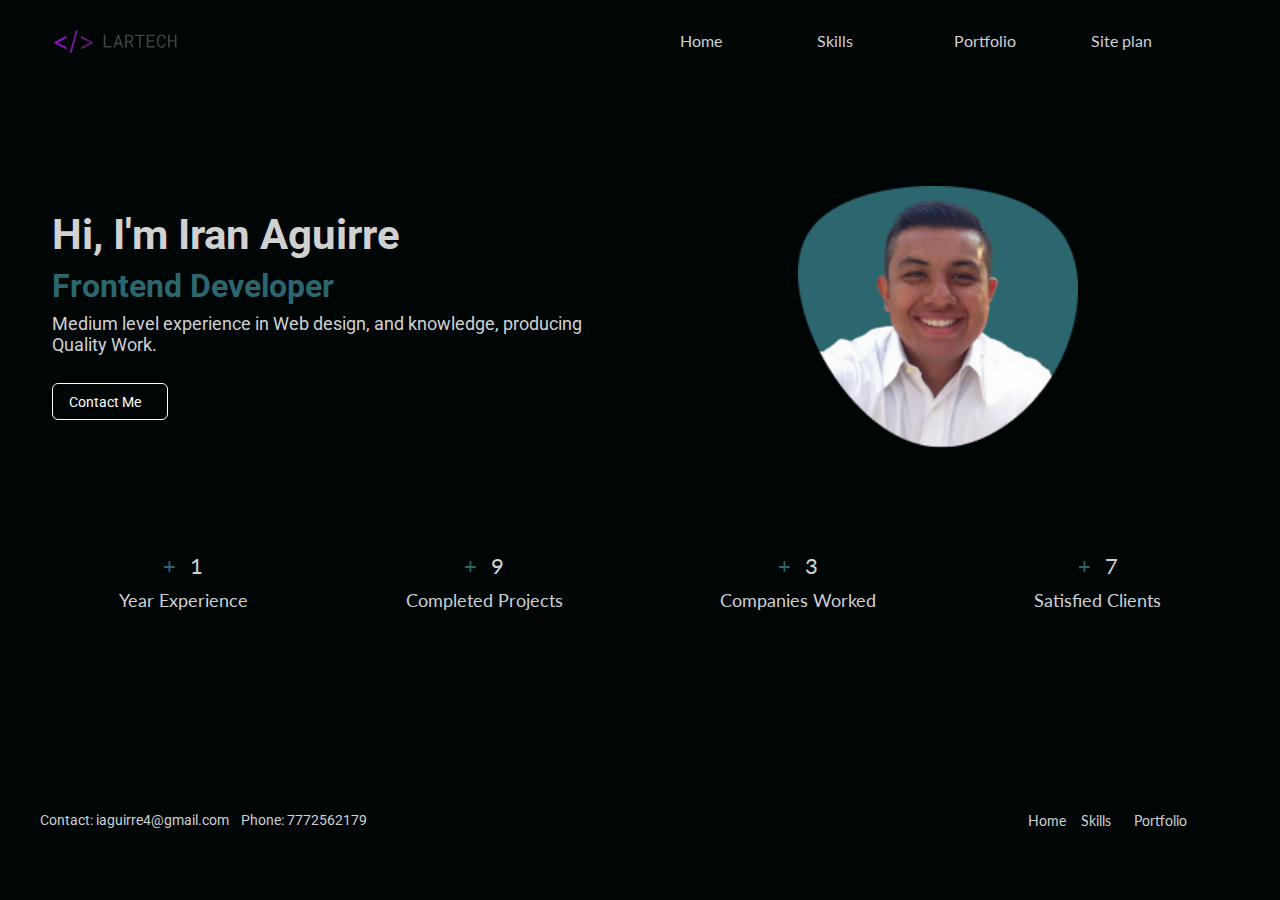
<file: index.html>
<!DOCTYPE html>
<html lang="en">
<head>
    <meta charset="UTF-8">
    <meta http-equiv="X-UA-Compatible" content="IE=edge">
    <meta name="viewport" content="width=device-width, initial-scale=1.0">
    <title>Home</title>
    <link rel="preconnect" href="https://fonts.googleapis.com">
    <link rel="preconnect" href="https://fonts.gstatic.com" crossorigin>
    <link href="https://fonts.googleapis.com/css2?family=Lato:wght@700;900&family=Roboto:wght@400;500;700;900&display=swap" rel="stylesheet">
    <link rel="stylesheet" href="https://unicons.iconscout.com/release/v4.0.8/css/line.css">
    <link rel="stylesheet" href="./assets/styles/basics.css/basics.css">
    <link rel="stylesheet" href="./assets/styles/home-styles/home-styles.css">
</head>
<body>
    <div class="home-container grid">
        <header class="home-header">
            <img src="./assets/img/lar-logo.svg" alt="Iran Aguirre's Logo">
            <nav class="home-nav">
                <ul class="nav-container">
                    <li><a class="nav-link" href="index.html">Home</a></li>
                    <li><a class="nav-link" href="./skills.html">Skills</a></li>
                    <li><a class="nav-link" href="./portfolio.html">Portfolio</a></li>
                    <li><a class="nav-link" href="./site-plan.html">Site plan</a></li>
                </ul>
            </nav>
        </header>
        <main class="hero-container main-container">
            <section id="hero" class="grid section">
                <div class="hero-text">
                    <h1>Hi, I'm Iran Aguirre</h1>
                    <h2>Frontend Developer</h2>
                    <p>Medium level experience in Web design, and knowledge, producing Quality Work.</p>
                    <a href="#contact" class="contact-btn btn">Contact Me <i class="uil uil-message"></i></a>
                    <div class="social-icons">
                        <a href="https://www.facebook.com/" target="_blank"><i class="uil uil-facebook-f"></i></a>
                        <a href="https://www.linkedin.com/in/iran-aguirre/" target="_blank"><i class="uil uil-linkedin"></i></a>
                        <a href="https://github.com/iaguirre19" target="_blank"><i class="uil uil-github"></i></a>
                        <a href="https://twitter.com/" target="_blank"><i class="uil uil-twitter"></i></a>
                    </div>
                </div>
                <div class="hero-img">
                    <img class="hero-blob-img" src="./assets/img/hero-img.png" alt="hero img">
                </div>
            </section>
            <!-- Counter Section -->
            <section class="counters section" id="counterSection">
                <!-- Counter 1 -->
                <div class="counter">
                    <div class="counter-top">
                        <span class="counter-icon">+</span>
                        <span class="counter-number">1</span>
                    </div>
                    <p class="counter-description">Year experience</p>
                </div>
                <!-- Counter 2 -->
                <div class="counter">
                    <div class="counter-top">
                        <span class="counter-icon">+</span>
                        <span class="counter-number">9</span>
                    </div>
                    <p class="counter-description">completed Projects</p>
                </div>
                <!-- Counter 3 -->
                <div class="counter">
                    <div class="counter-top">
                        <span class="counter-icon">+</span>
                        <span class="counter-number">3</span>
                    </div>
                    <p class="counter-description">Companies Worked</p>
                </div>
                <!-- Counter 4 -->
                <div class="counter">
                    <div class="counter-top">
                        <span class="counter-icon">+</span>
                        <span class="counter-number">7</span>
                    </div>
                    <p class="counter-description">Satisfied clients</p>
                </div>
            </section>
        </main>
        <footer class="home-footer">
            <div class="footer-contact">
                <p>Contact: iaguirre4@gmail.com</p>
                <p>Phone: 7772562179</p>
            </div>
            <div class="footer-nav">
                <ul class="nav-container footer-nav-container">
                    <li><a class="nav-link" href="./index.html">Home</a></li>
                    <li><a class="nav-link" href="./skills.html">Skills</a></li>
                    <li><a class="nav-link" href="./portfolio.html">Portfolio</a></li>
                </ul>
            </div>
        </footer>
    </div>
</body>
</html>
</file>
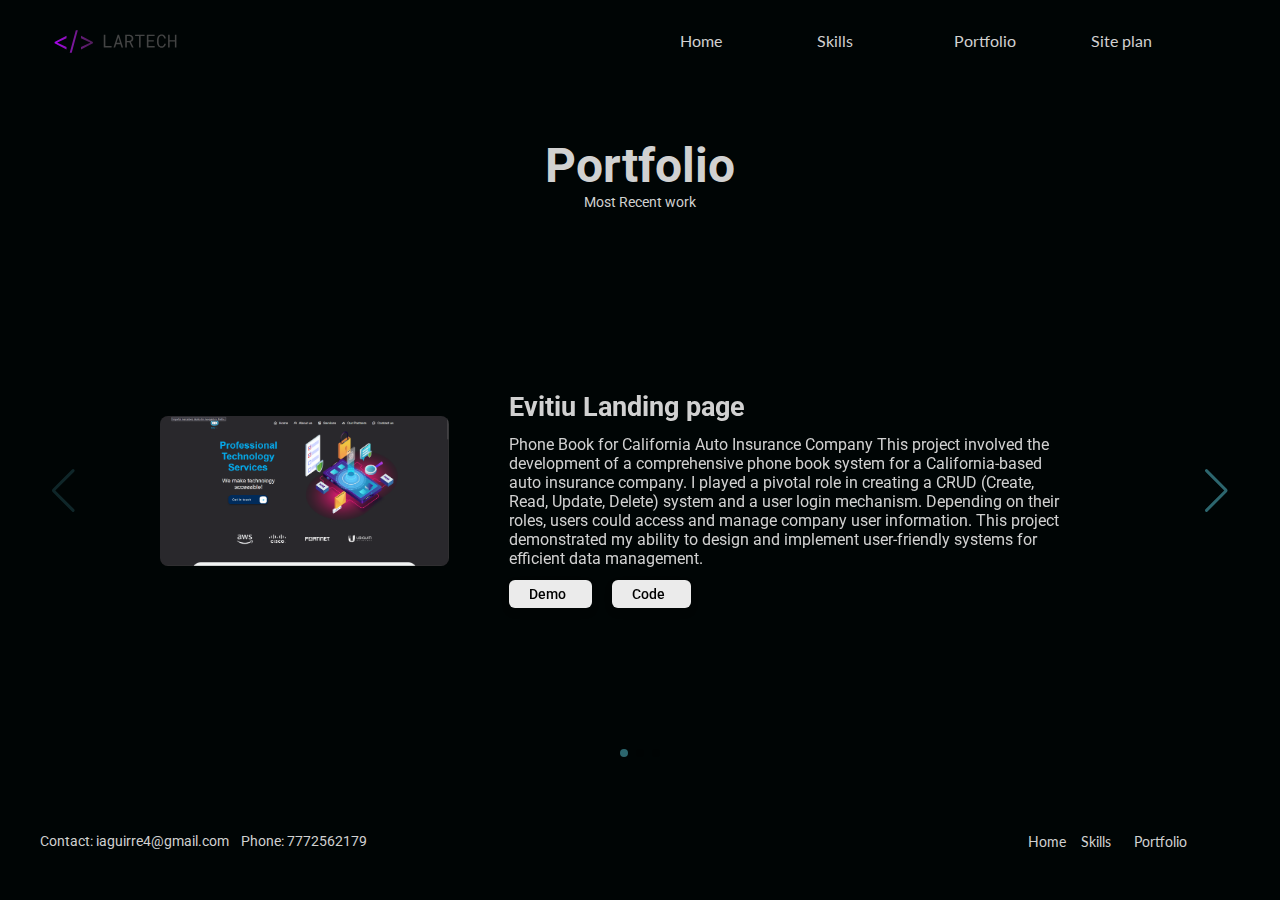
<file: portfolio.html>
<!DOCTYPE html>
<html lang="en">
<head>
    <meta charset="UTF-8">
    <meta http-equiv="X-UA-Compatible" content="IE=edge">
    <meta name="viewport" content="width=device-width, initial-scale=1.0">
    <title>Portfolio</title>
    <link rel="stylesheet" href="https://cdn.jsdelivr.net/npm/swiper@11/swiper-bundle.min.css" />
    <link rel="stylesheet" href="https://unicons.iconscout.com/release/v4.0.8/css/line.css">
    <link rel="preconnect" href="https://fonts.googleapis.com">
    <link rel="preconnect" href="https://fonts.gstatic.com" crossorigin>
    <link href="https://fonts.googleapis.com/css2?family=Lato:wght@700;900&family=Roboto:wght@400;500;700;900&display=swap" rel="stylesheet">
    <link rel="stylesheet" href="https://unicons.iconscout.com/release/v4.0.8/css/line.css">
    <link rel="stylesheet" href="./assets/styles/basics.css/basics.css">
    <link rel="stylesheet" href="./assets/styles/home-styles/home-styles.css">
    <link rel="stylesheet" href="./assets/styles/skills-styles/skills.css">
    <link rel="stylesheet" href="./assets/styles/portfolio-page/portfolio-styles.css">

</head>
<body>
    <div class="home-container grid">
        <header class="home-header">
            <img src="./assets/img/lar-logo.svg" alt="Iran Aguirre's Logo">
            <nav class="home-nav">
                <ul class="nav-container">
                    <li><a class="nav-link" href="index.html">Home</a></li>
                    <li><a class="nav-link" href="./skills.html">Skills</a></li>
                    <li><a class="nav-link" href="./portfolio.html">Portfolio</a></li>
                    <li><a class="nav-link" href="./site-plan.html">Site plan</a></li>
                </ul>
            </nav>
        </header>
        <main>
            <section class="portfolio grid">
                <div class="portfolio-title">
                    <h2>Portfolio</h2>
                    <p>Most Recent work</p>
                </div>
                <div class="portfolio-container swiper mySwiper">
                    <div class="portfolio-content swiper-wrapper"> <!--swipe container -->
                        <div class="portfolio-slide swiper-slide">
                            <div class="portfolio-left-content">
                                <img src="./assets/img/evitiu.png" alt="evitiu page" >
                            </div>
                            <div class="portfolio-right-content">
                                <div class="portfolio-right-data">
                                    <h2>Evitiu Landing page</h2>
                                    <p> Phone Book for California Auto Insurance Company This project involved the development of a comprehensive phone book system for a California-based auto insurance company. I played a pivotal role in creating a CRUD (Create, Read, Update, Delete) system and a user login mechanism. Depending on their roles, users could access and manage company user information. This project demonstrated my ability to design and implement user-friendly systems for efficient data management. </p>
                                    <div class="btn-data">
                                        <a href="https://evitiu-demo-2.netlify.app" class="btn-portfolio" target="_blank">
                                            <span>Demo</span>
                                            <i class="uil uil-arrow-right"></i>
                                        </a>
                                        <a href="https://github.com/iaguirre19/evitiu2.0" class="btn-portfolio" target="_blank">
                                            <span>Code</span>
                                            <i class="uil uil-github"></i>
                                        </a>
                                    </div>
                                </div>
                            </div>
                        </div>
                        <div class="portfolio-slide swiper-slide">
                            <div class="portfolio-left-content">
                                <img src="./assets/img/rsz_agi-phone-book.png" alt="phone book page" >
                            </div>
                            <div class="portfolio-right-content">
                                <div class="portfolio-right-data">
                                    <h2>Phone Book</h2>
                                    <p>Human Resources Registration System Another significant project was the implementation of a Human Resources registration system. This project followed a uniform design scheme for consistency. I contributed to the development and maintenance of this system, ensuring a streamlined and efficient HR process. My involvement in this project highlighted my attention to detail and commitment to improving business processes.</p>
                                    <div class="btn-data">
                                        <a href="https://courageous-parfait-225b14.netlify.app" class="btn-portfolio" target="_blank">
                                            <span>Demo</span>
                                            <i class="uil uil-arrow-right"></i>
                                        </a>
                                        <a href="https://github.com/iaguirre19/Phone-book-v.1" class="btn-portfolio" target="_blank">
                                            <span>Code</span>
                                            <i class="uil uil-github"></i>
                                        </a>
                                    </div>
                                </div>
                            </div>
                        </div>
                        <div class="portfolio-slide swiper-slide">
                            <div class="portfolio-left-content">
                                <img src="./assets/img/rsz_hr-form.png" alt="agi form page" >
                            </div>
                            <div class="portfolio-right-content">
                                <div class="portfolio-right-data">
                                    <h2>AGI Form</h2>
                                    <p>Technology Company Landing Page I had the pleasure of working on a landing page for a technology company based in California. This project allowed me to showcase my web design and development skills. The landing page was designed to create a compelling online presence for the company, emphasizing their services and mission. It was an exciting opportunity to fuse creativity with technology.</p>
                                    <div class="btn-data">
                                        <a href="https://rh-formulario-ingreso.netlify.app" class="btn-portfolio" target="_blank">
                                            <span>Demo</span>
                                            <i class="uil uil-arrow-right"></i>
                                        </a>
                                        <a href="https://github.com/iaguirre19/HR-layout-main" class="btn-portfolio" target="_blank">
                                            <span>Code</span>
                                            <i class="uil uil-github"></i>
                                        </a>
                                    </div>
                                </div>
                            </div>
                        </div>
                    </div>
                    <div class="swiper-button-next"></div>
                    <div class="swiper-button-prev"></div>
                    <div class="swiper-pagination"></div>
                </div>
                <!-- <div class="portfolio-arrows">
                    <i class="uil uil-angle-left-b"></i>
                    <i class="uil uil-angle-right-b"></i>
                </div> -->
            </section>
        </main>
        <footer class="home-footer">
            <div class="footer-contact">
                <p>Contact: iaguirre4@gmail.com</p>
                <p>Phone: 7772562179</p>
            </div>
            <div class="footer-nav">
                <ul class="nav-container footer-nav-container">
                    <li><a class="nav-link" href="./index.html">Home</a></li>
                    <li><a class="nav-link" href="./skills.html">Skills</a></li>
                    <li><a class="nav-link" href="./portfolio.html">Portfolio</a></li>
                </ul>
            </div>
        </footer>
    </div>
    <script src="https://cdn.jsdelivr.net/npm/swiper@11/swiper-bundle.min.js"></script>
    <script src="./assets/js/swipePortfolio.js"></script>
</body>
</html>
</file>
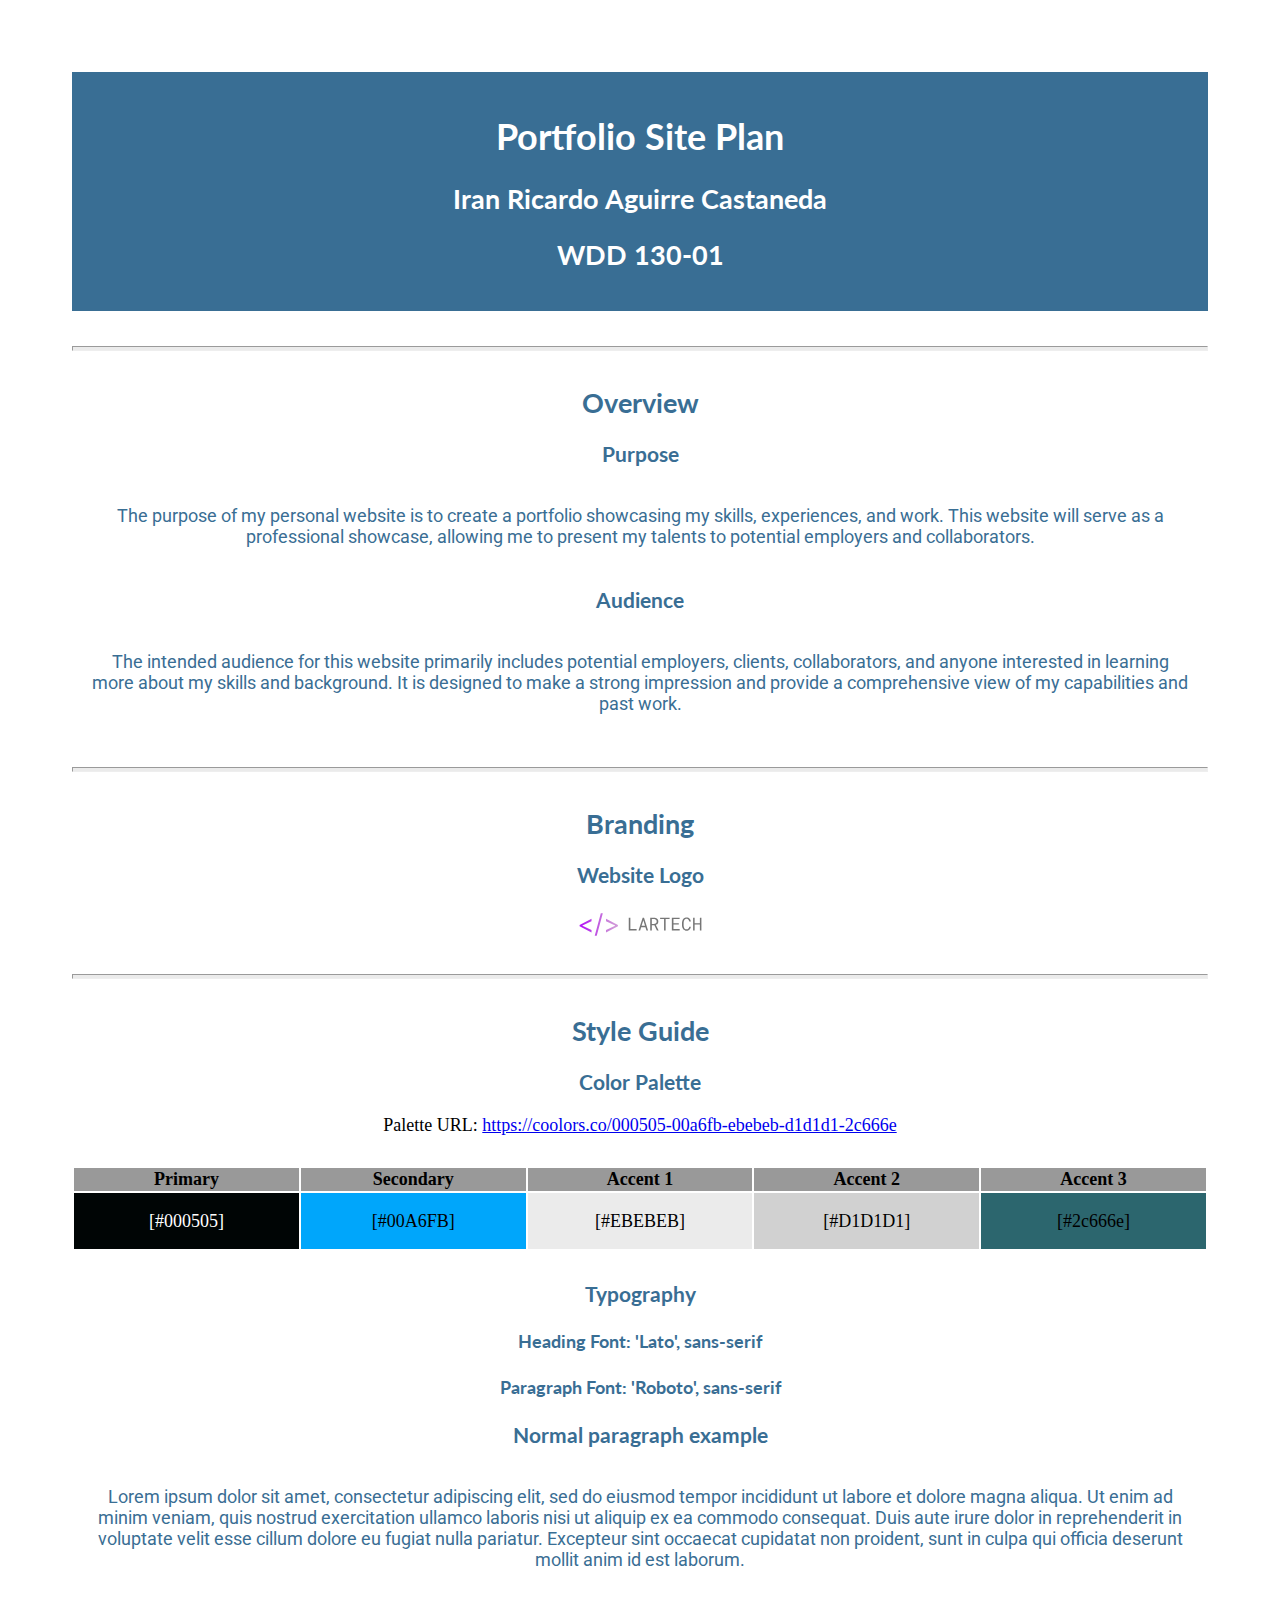
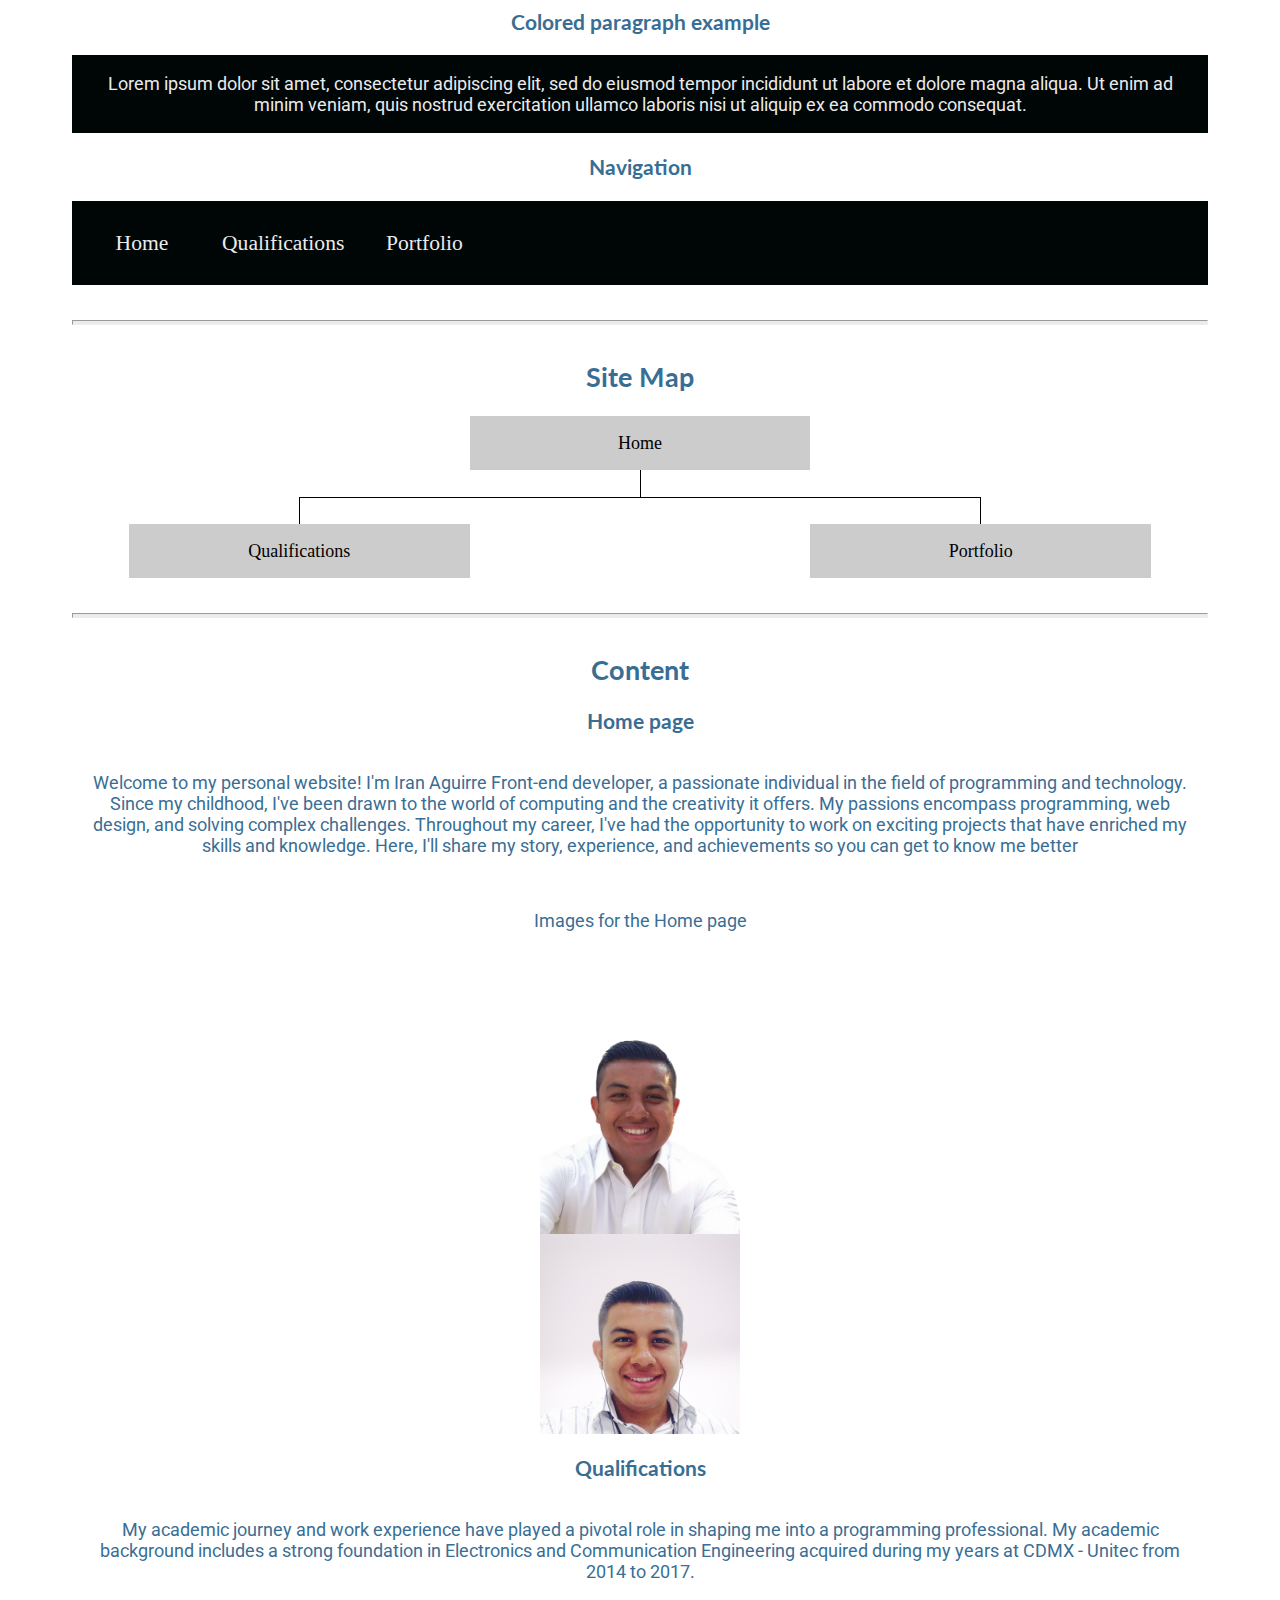
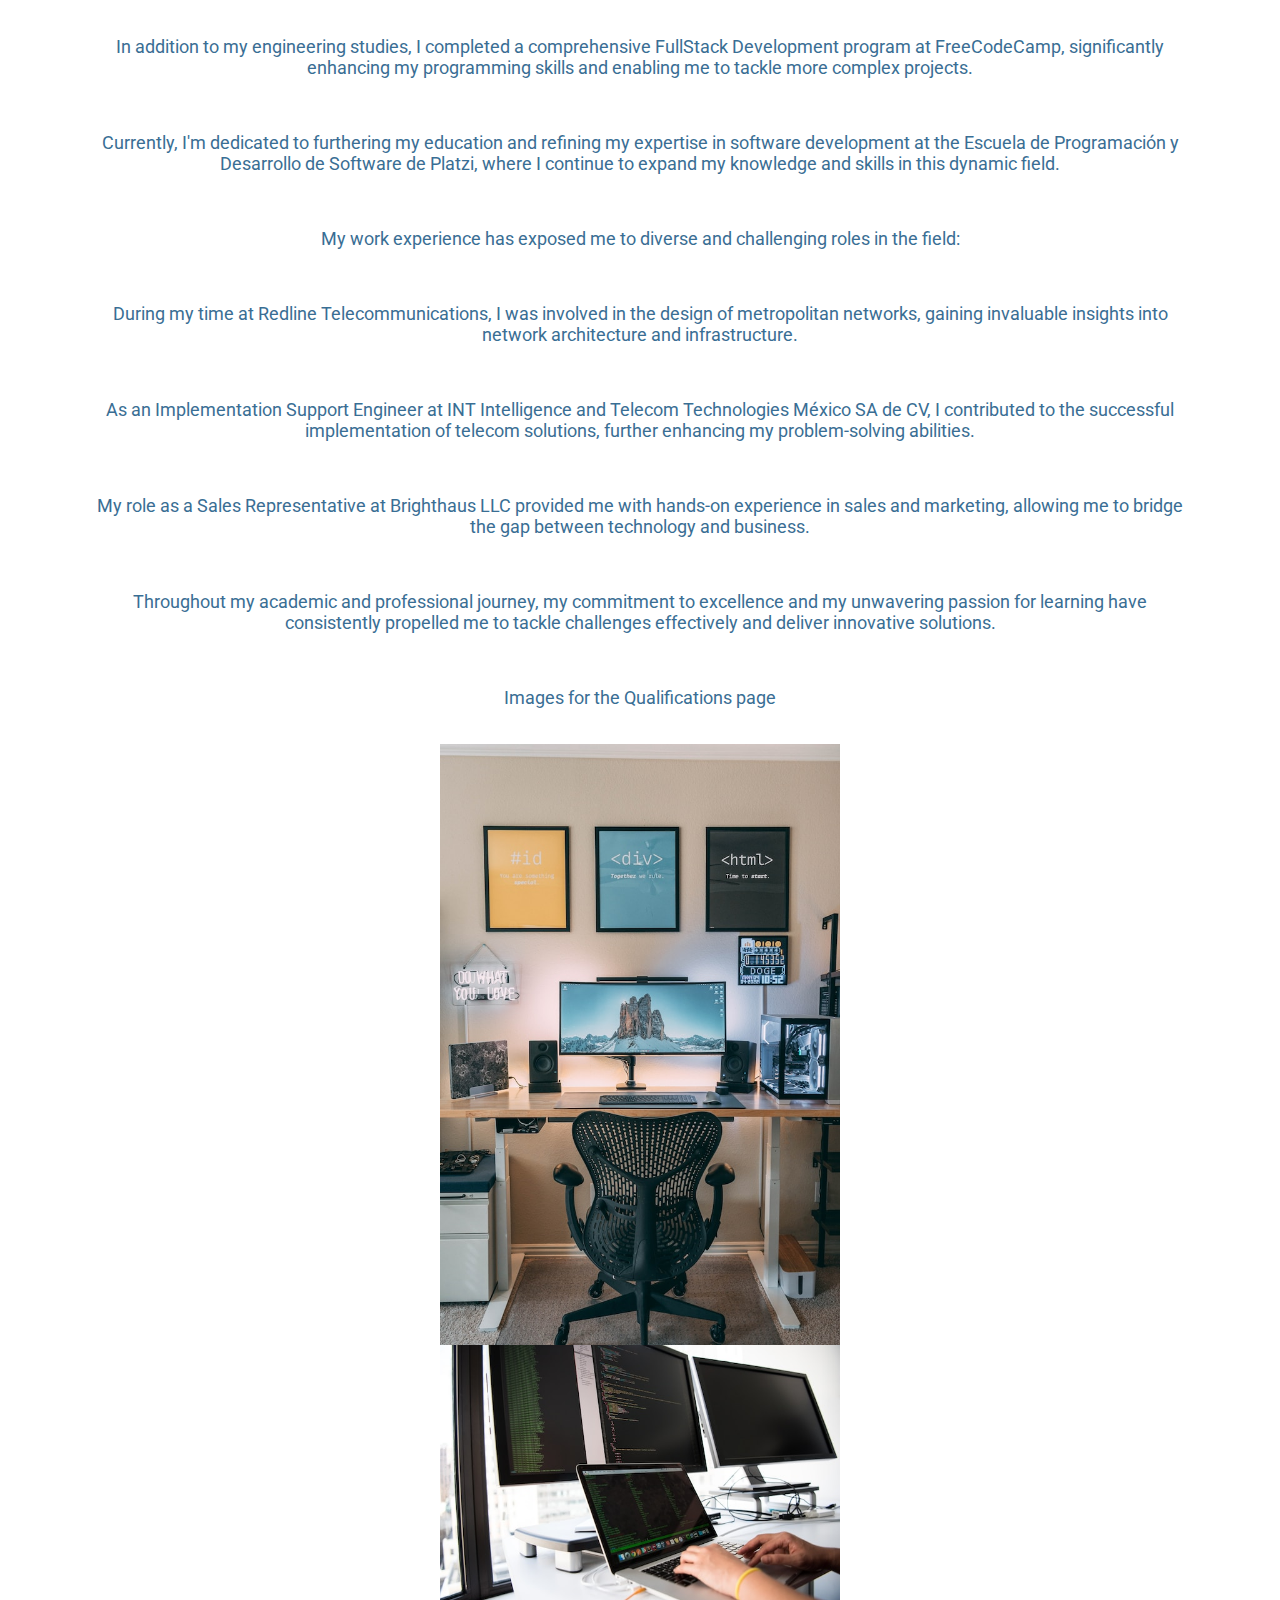
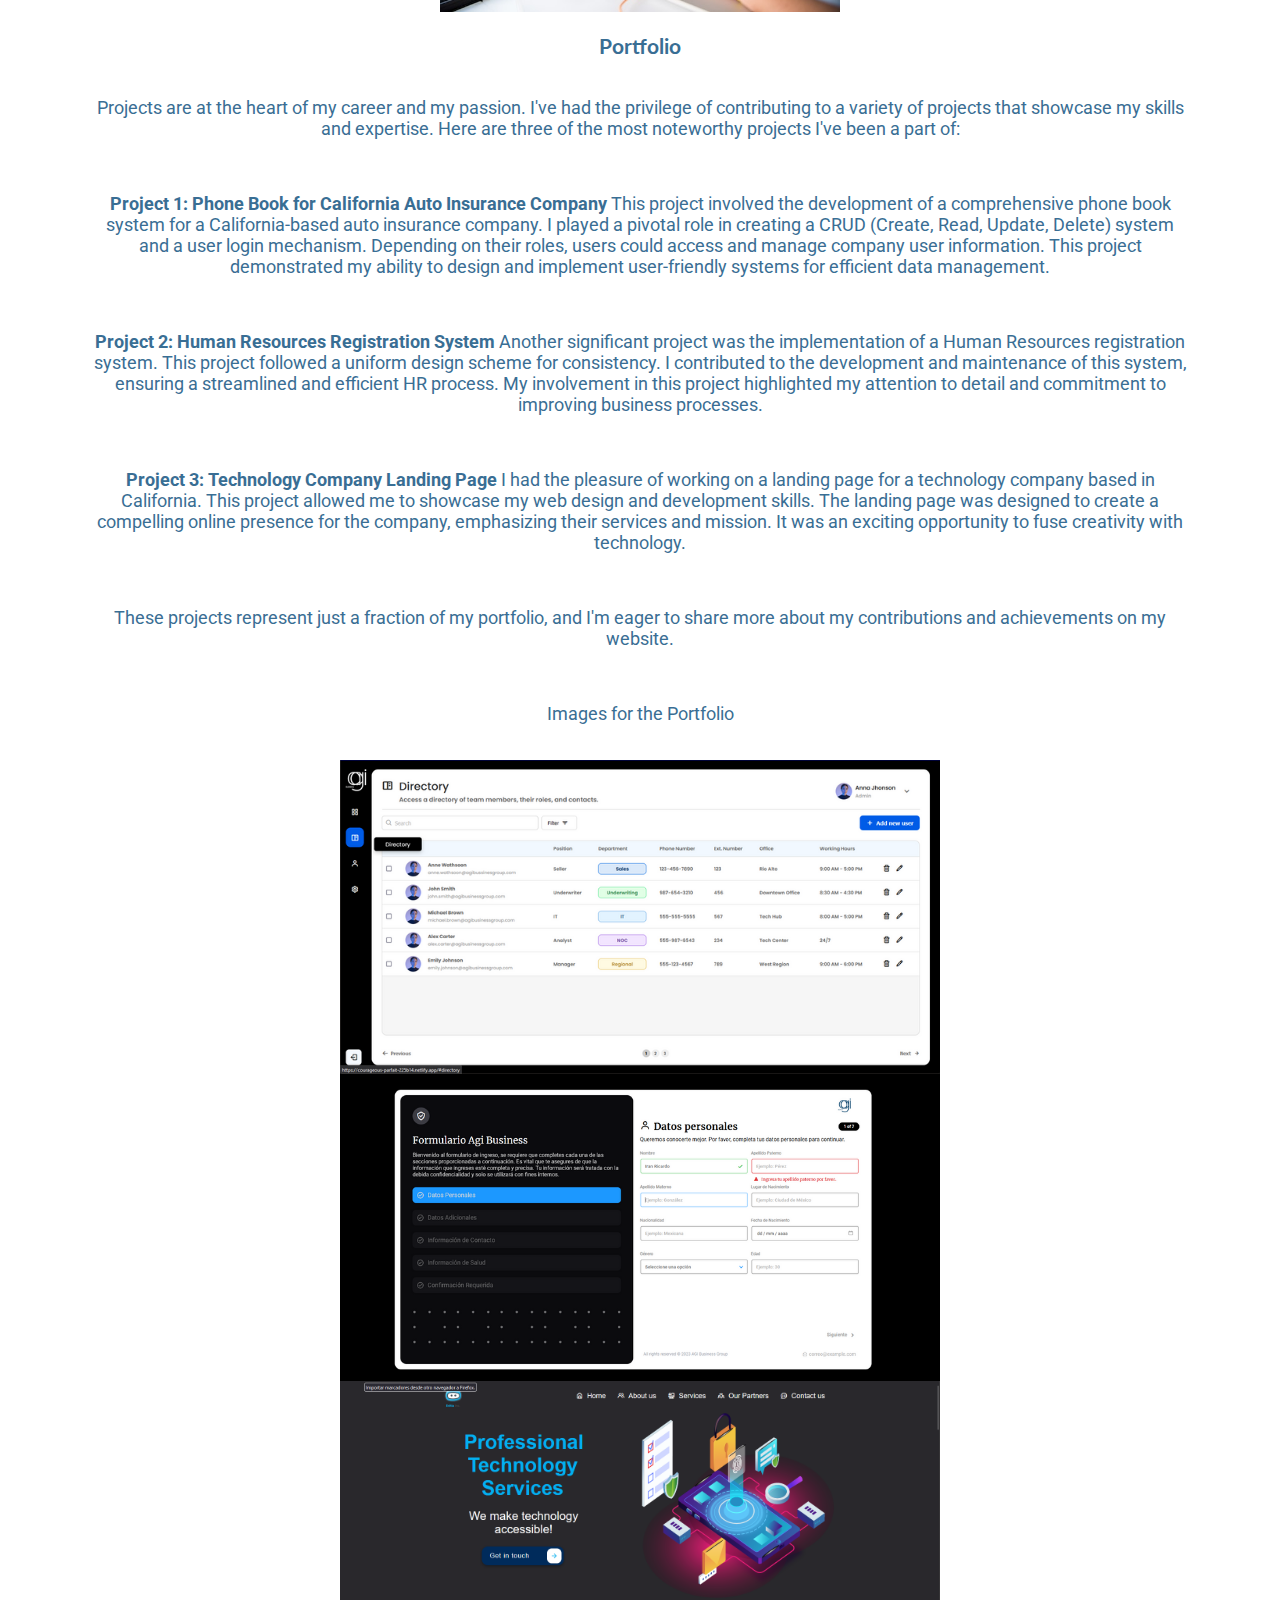
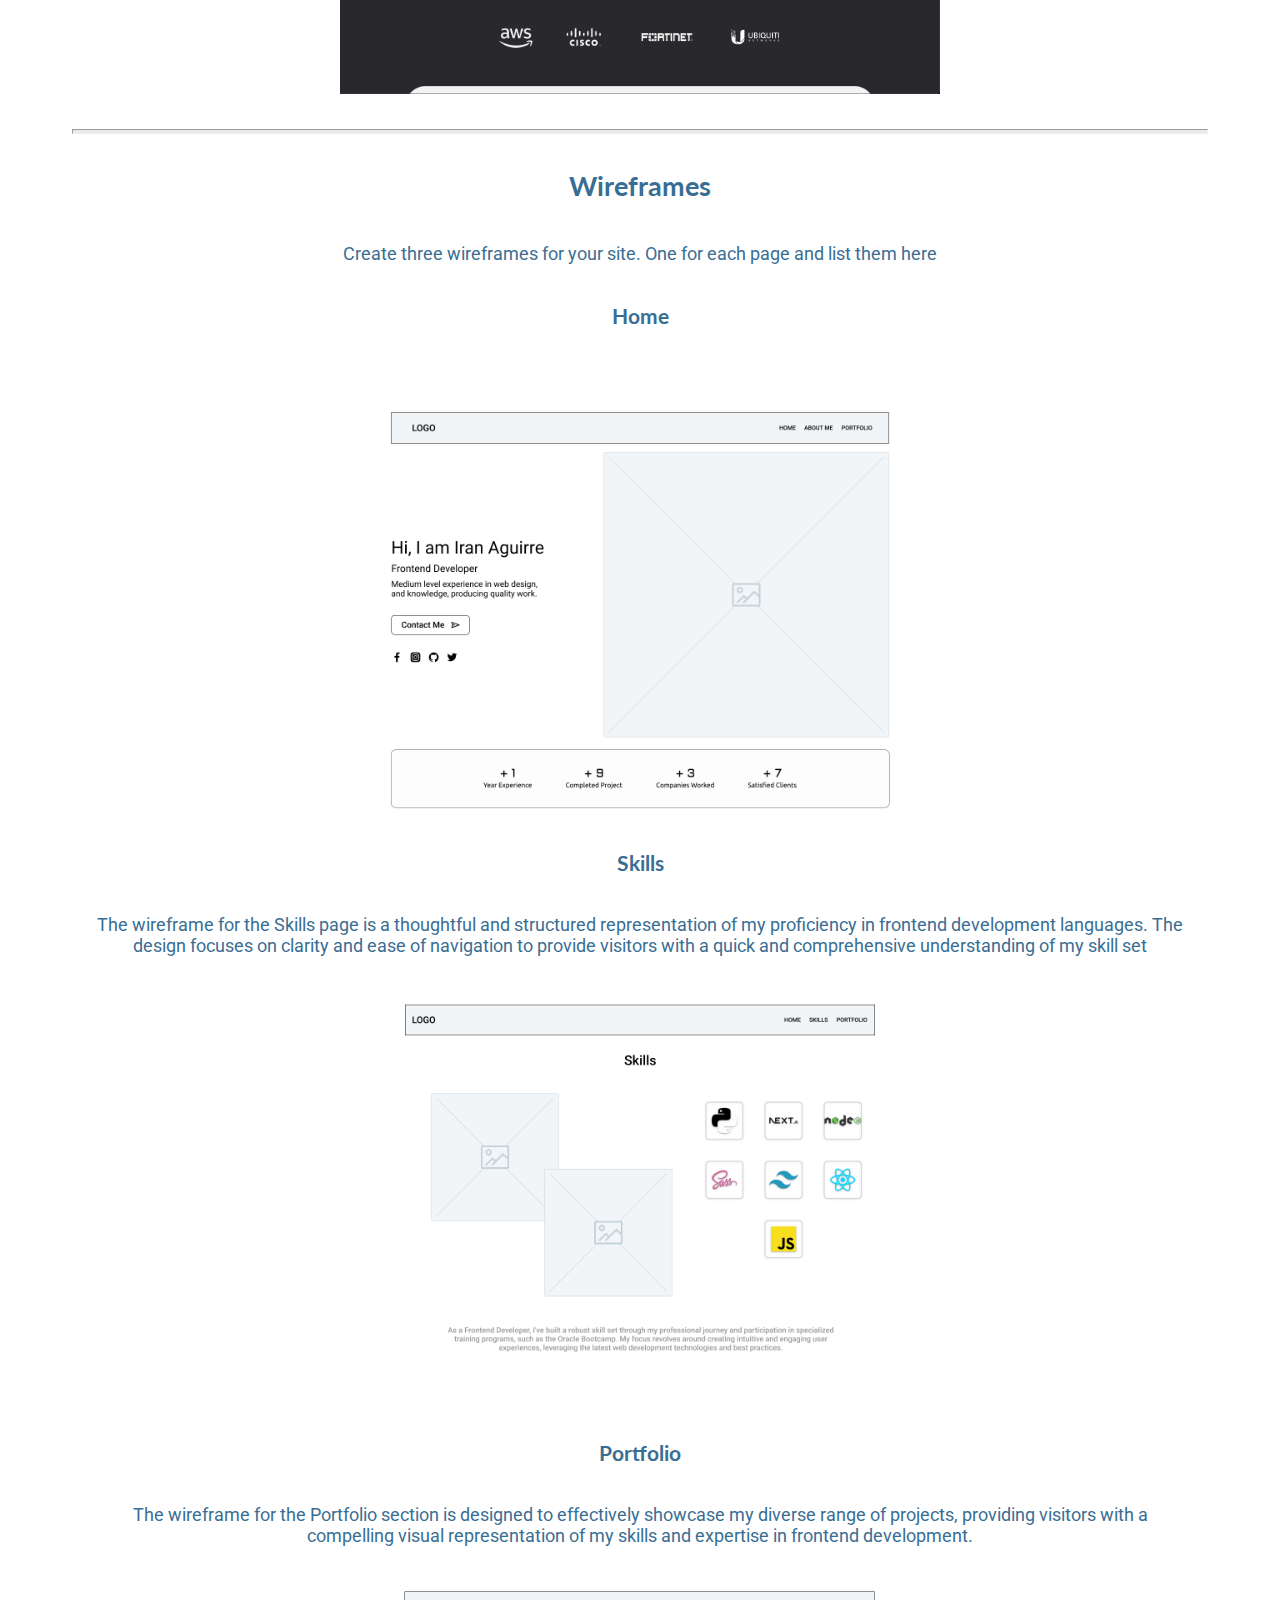
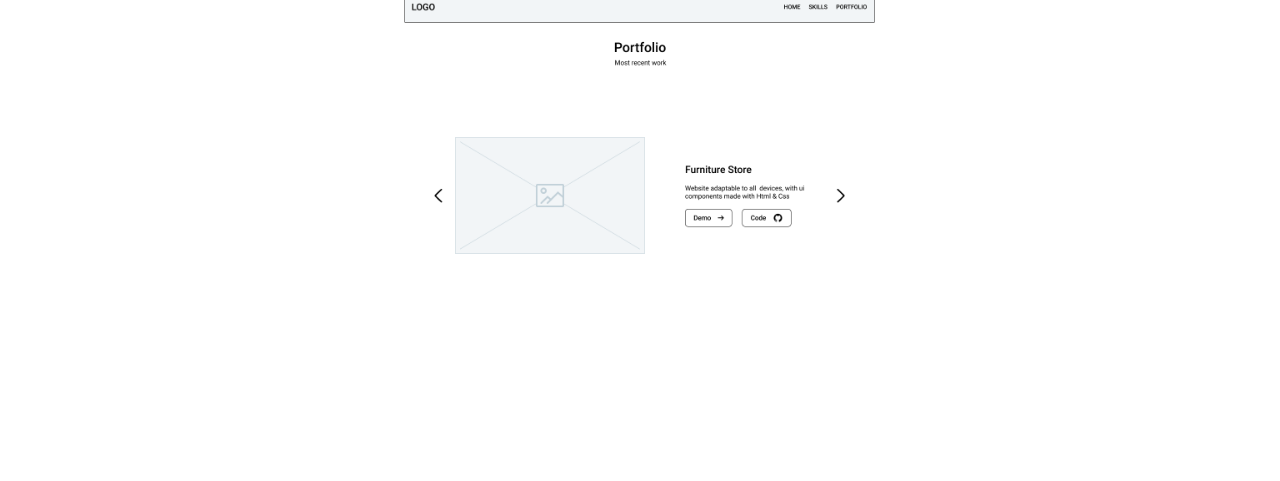
<file: site-plan.html>
<!DOCTYPE html>
<html lang="en">
<head>
    <meta charset="UTF-8">
    <meta http-equiv="X-UA-Compatible" content="IE=edge">
    <meta name="viewport" content="width=device-width, initial-scale=1.0">
    <title>Document</title>
    <link rel="stylesheet" href="./assets/styles/site-plan.css">
</head>
<body>
    <header>
      <h1>Portfolio Site Plan</h1>
      <h2>Iran Ricardo Aguirre Castaneda</h2>
      <h2>WDD 130-01</h2>
      <!-- In the header above, add the name or your site, your name and class number. For example if you are in section 3 you would put WDD 130.03 -->
    </header>
    <main>

      <!-- ------------------------Steps 2-3------------------------------ -->
      <hr>
      <h2>Overview</h2>
      <h3>Purpose</h3>
      <p>The purpose of my personal website is to create a portfolio showcasing my skills, experiences, and work. This website will serve as a professional showcase, allowing me to present my talents to potential employers and collaborators.</p>  <!-- change this -->


      <h3>Audience</h3>
      <p>The intended audience for this website primarily includes potential employers, clients, collaborators, and anyone interested in learning more about my skills and background. It is designed to make a strong impression and provide a comprehensive view of my capabilities and past work.</p>  <!-- change this -->

      <hr>
      <h2>Branding</h2>
      <h3>Website Logo</h3>
      <!-- Replace this with some sort of logo for your site.  A logo can be as simple as the name of your site in a nice font :) -->
      <img src="./assets/img/lar-logo.svg" alt="Logo image">
      <hr>
      <h2>
        Style Guide
      </h2>

      <!-- ------------------------Steps 4-8------------------------------ -->

      <h3>
        Color Palette
      </h3>
      <!--  The colors you choose for a website are one of the most important decisions you will make. Follow the instructions on the activity in iLearn then return and replace the color codes below with the hex color codes (the 6 digit numbers that show at the bottom of each color) for the colors you have chosen below.  You should have at least 2 colors but do not have to fill in all 4 if you do not need them.  -->

      <!-- Copy and paste the URL to your finished palette below Make sure to paste it into both spots -->
      Palette URL: <a href="https://coolors.co/000505-00a6fb-ebebeb-d1d1d1-2c666e" target="_blank">https://coolors.co/000505-00a6fb-ebebeb-d1d1d1-2c666e</a>


      <table class="colors">
        <tr><th>Primary</th><th>Secondary</th><th>Accent 1</th><th>Accent 2</th><th>Accent 3</th></tr>
        <!-- Replace the numbers in the boxes below with your hex color codes. Then switch to the site-plan.css file and change your colors there as well. -->
        <tr>
            <td class="primary">[#000505]</td>
            <td class="secondary">[#00A6FB]</td>
            <td class="accent1">[#EBEBEB]</td>
            <td class="accent2">[#D1D1D1]</td>
            <td class="accent3">[#2c666e]</td>
        </tr>
      </table>

      <!-- ------------------------Step 9------------------------------ -->

      <h3>
        Typography
      </h3>
      <!-- Choose a font for your paragraphs (body copy) and headlines. What font(s) have you chosen? Why did you choose what you did?  Make sure to review the list of web safe fonts at W3Schools.org as a starting point.  Think also about which of your colors above you might use for background and font colors. -->

      <h4>
        Heading Font: 'Lato', sans-serif  <!-- change this -->
      </h4>
      <h4>
        Paragraph Font: 'Roboto', sans-serif  <!-- change this -->
      </h4>
      <h3>
        Normal paragraph example
      </h3>
      <p>
        Lorem ipsum dolor sit amet, consectetur adipiscing elit, sed do eiusmod tempor incididunt ut labore et dolore magna aliqua. Ut enim ad minim veniam, quis nostrud exercitation ullamco laboris nisi ut aliquip ex ea commodo consequat. Duis aute irure dolor in reprehenderit in voluptate velit esse cillum dolore eu fugiat nulla pariatur. Excepteur sint occaecat cupidatat non proident, sunt in culpa qui officia deserunt mollit anim id est laborum.
      </p>
      <h3>
        Colored paragraph example
      </h3>
      <p class="colored">
        Lorem ipsum dolor sit amet, consectetur adipiscing elit, sed do eiusmod tempor incididunt ut labore et dolore magna aliqua. Ut enim ad minim veniam, quis nostrud exercitation ullamco laboris nisi ut aliquip ex ea commodo consequat. 
      </p>

      <!-- ------------------------Step 10------------------------------ -->

      <h3>
        Navigation
      </h3>
      <!-- Think about how you want your navigation bar to look. In the site-plan.css file change the colors to your colors to get the look you desire. --> 
      <nav>
        <a href="#">Home</a>
        <a href="#">Qualifications</a>
        <a href="#">Portfolio</a>
      </nav>
      <hr>
      <h2>
        Site Map
      </h2>
      <div class="sitemap">
        <div class="sm-home">
          Home
        </div>
        <div class="sm-page2">
          Qualifications <!-- change this -->
        </div>
        <div class="sm-page3">
          Portfolio  <!-- change this -->
        </div>

        <div class="top">
          &nbsp;
        </div>
        <div class="left">
          &nbsp;
        </div>
        <div class="right">
          &nbsp;
        </div>

      </div>

      <!-- --------Content Section -------------- -->
      <hr>
      <h2>
        Content
      </h2>
      <h3>Home page</h3>
      <p>
        Welcome to my personal website! I'm Iran Aguirre Front-end developer, a passionate individual in the field of programming and technology. Since my childhood, I've been drawn to the world of computing and the creativity it offers. My passions encompass programming, web design, and solving complex challenges. Throughout my career, I've had the opportunity to work on exciting projects that have enriched my skills and knowledge. Here, I'll share my story, experience, and achievements so you can get to know me better
      </p>
      <p>Images for the Home page</p>
        <img src="./assets/img/fotodeperfil-removebg-preview.png" alt="image for homepage" width="200px">
        <img src="./assets/img/IMG_9918-removebg-preview(1).png" alt="image for homepage" width="200px">

      </ul>
      <h3>Qualifications</h3>
      <!-- <p>
        My academic journey and work experience have played a pivotal role in shaping me into a programming professional. My academic background includes a strong foundation in Electronics and Communication Engineering acquired during my years at CDMX - Unitec from 2014 to 2017.

        In addition to my engineering studies, I completed a comprehensive FullStack Development program at FreeCodeCamp, significantly enhancing my programming skills and enabling me to tackle more complex projects.

        Currently, I'm dedicated to furthering my education and refining my expertise in software development at the Escuela de Programación y Desarrollo de Software de Platzi, where I continue to expand my knowledge and skills in this dynamic field.

        My work experience has exposed me to diverse and challenging roles in the field:

        During my time at Redline Telecommunications, I was involved in the design of metropolitan networks, gaining invaluable insights into network architecture and infrastructure.

        As an Implementation Support Engineer at INT Intelligence and Telecom Technologies México SA de CV, I contributed to the successful implementation of telecom solutions, further enhancing my problem-solving abilities.

        My role as a Sales Representative at Brighthaus LLC provided me with hands-on experience in sales and marketing, allowing me to bridge the gap between technology and business.

        My commitment to excellence and my unwavering passion for learning have consistently propelled me to tackle challenges effectively and deliver innovative solutions.
      </p> -->
      <p>
        My academic journey and work experience have played a pivotal role in shaping me into a programming professional. My academic background  includes a strong foundation in Electronics and Communication Engineering acquired during my years at CDMX - Unitec from 2014 to 2017.
      </p>
    
      <p>
        In addition to my engineering studies, I completed a comprehensive FullStack Development program at FreeCodeCamp, significantly     enhancing my programming skills and enabling me to tackle more complex projects.
      </p>
    
      <p>
        Currently, I'm dedicated to furthering my education and refining my expertise in software development at the Escuela de Programación y Desarrollo de Software de Platzi, where I continue to expand my knowledge and skills in this dynamic field.
      </p>
    
      <p>
        My work experience has exposed me to diverse and challenging roles in the field:
      </p>
    
      <p>
        During my time at Redline Telecommunications, I was involved in the design of metropolitan networks, gaining invaluable insights into network architecture and infrastructure.
      </p>
    
      <p>
        As an Implementation Support Engineer at INT Intelligence and Telecom Technologies México SA de CV, I contributed to the successful  implementation of telecom solutions, further enhancing my problem-solving abilities.
      </p>
    
      <p>
        My role as a Sales Representative at Brighthaus LLC provided me with hands-on experience in sales and marketing, allowing me to bridge the gap between technology and business.
      </p>
    
      <p>
        Throughout my academic and professional journey, my commitment to excellence and my unwavering passion for learning have consistently propelled me to tackle challenges effectively and deliver innovative solutions.
      </p>
      <p>Images for the Qualifications page</p>
        <img src="./assets/img/chen-Qtu3hGinLF8-unsplash.jpg" alt="image for page"width="400px">
        <img src="./assets/img/christina-wocintechchat-com-6Dv3pe-JnSg-unsplash.jpg" alt="image for page" width="400px">

      </ul>
      <h3>Portfolio</h3>
       <p>
    Projects are at the heart of my career and my passion. I've had the privilege of contributing to a variety of projects that showcase my skills and expertise. Here are three of the most noteworthy projects I've been a part of:
  </p>

  <p>
    <strong>Project 1: Phone Book for California Auto Insurance Company</strong>
    This project involved the development of a comprehensive phone book system for a California-based auto insurance company. I played a pivotal role in creating a CRUD (Create, Read, Update, Delete) system and a user login mechanism. Depending on their roles, users could access and manage company user information. This project demonstrated my ability to design and implement user-friendly systems for efficient data management.
  </p>

  <p>
    <strong>Project 2: Human Resources Registration System</strong>
    Another significant project was the implementation of a Human Resources registration system. This project followed a uniform design scheme for consistency. I contributed to the development and maintenance of this system, ensuring a streamlined and efficient HR process. My involvement in this project highlighted my attention to detail and commitment to improving business processes.
  </p>

  <p>
    <strong>Project 3: Technology Company Landing Page</strong>
    I had the pleasure of working on a landing page for a technology company based in California. This project allowed me to showcase my web design and development skills. The landing page was designed to create a compelling online presence for the company, emphasizing their services and mission. It was an exciting opportunity to fuse creativity with technology.
  </p>

  <p>
    These projects represent just a fraction of my portfolio, and I'm eager to share more about my contributions and achievements on my website.
  </p>
      <p>Images for the Portfolio</p>
        <img src="./assets/img/rsz_agi-phone-book.png" alt="image for page3" width="600px">
        <img src="./assets/img/rsz_hr-form.png" alt="image for page3" width="600px">
        <img src="./assets/img/evitiu.png" alt="image for page3" width="600px">

      </ul>
      <hr>
      <h2>
        Wireframes
      </h2>
      <p>
        Create three wireframes for your site. One for each page and list them here</p>

      <h3>Home</h3>
      <p>         
        
      </p>
      <img src="./assets/img/home-portfolio.png" alt="home page wireframe" width="600px">

      <h3>Skills</h3>
      <p>         
        The wireframe for the Skills page is a thoughtful and structured representation of my proficiency in frontend development languages. The design focuses on clarity and ease of navigation to provide visitors with a quick and comprehensive understanding of my skill set
      </p>
      <img class="wireframe-p" src="./assets/img/skills-page.png" alt="page skills wireframe" width="600px">

      <h3>Portfolio</h3>
      <p>         
        The wireframe for the Portfolio section is designed to effectively showcase my diverse range of projects, providing visitors with a compelling visual representation of my skills and expertise in frontend development.
      </p>
      <img src="./assets/img/Portfolio-page.png" alt="page portfolio wireframe" width="600px">
    </main>
  </body>
</html>
</file>
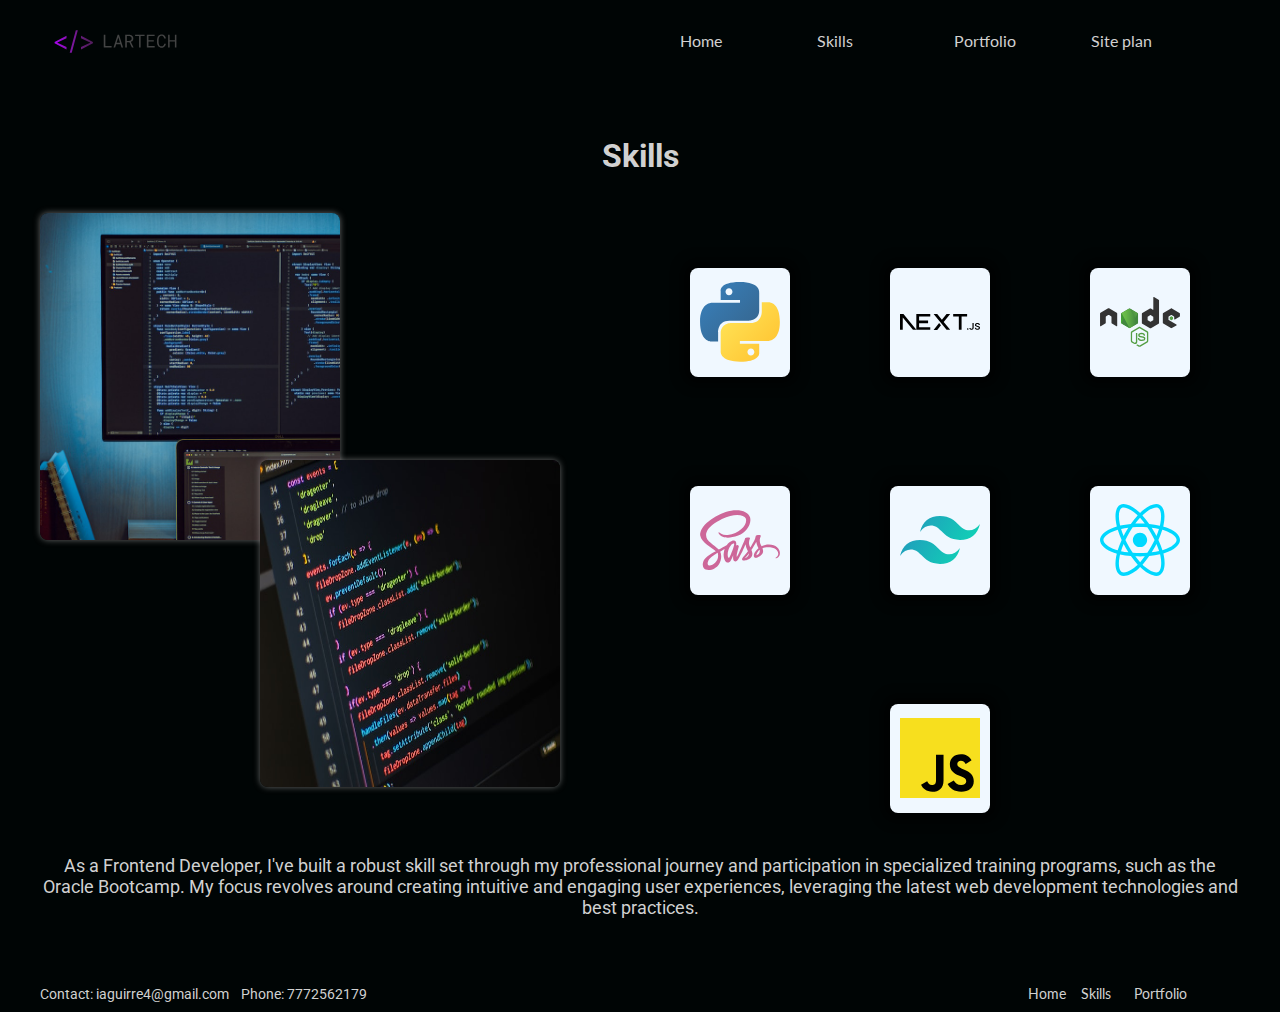
<file: skills.html>
<!DOCTYPE html>
<html lang="en">
<head>
    <meta charset="UTF-8">
    <meta http-equiv="X-UA-Compatible" content="IE=edge">
    <meta name="viewport" content="width=device-width, initial-scale=1.0">
    <title>My Skills</title>
    <link rel="preconnect" href="https://fonts.googleapis.com">
    <link rel="preconnect" href="https://fonts.gstatic.com" crossorigin>
    <link href="https://fonts.googleapis.com/css2?family=Lato:wght@700;900&family=Roboto:wght@400;500;700;900&display=swap" rel="stylesheet">
    <link rel="stylesheet" href="https://unicons.iconscout.com/release/v4.0.8/css/line.css">
    <link rel="stylesheet" href="./assets/styles/basics.css/basics.css">
    <link rel="stylesheet" href="./assets/styles/home-styles/home-styles.css">
    <link rel="stylesheet" href="./assets/styles/skills-styles/skills.css">

</head>
<body>
    <div class="home-container grid">
        <header class="home-header">
            <img src="./assets/img/lar-logo.svg" alt="Iran Aguirre's Logo">
            <nav class="home-nav">
                <ul class="nav-container">
                    <li><a class="nav-link" href="index.html">Home</a></li>
                    <li><a class="nav-link" href="./skills.html">Skills</a></li>
                    <li><a class="nav-link" href="./portfolio.html">Portfolio</a></li>
                    <li><a class="nav-link" href="./site-plan.html">Site plan</a></li>
                </ul>
            </nav>
        </header>
        <main>
            <section class="skills section">
                <h2>Skills</h2>
                <div class="skills-container">
                    <div class="skills-content section">
                        <div class="skills-left-content">
                            <div class="skill-img-content img-1">
                                <img src="./assets/img/skills-img/safar-safarov-koOdUvfGr4c-unsplash.jpg" alt="code img">
                            </div>
                            <div class="skill-img-content img-2">
                                <img src="./assets/img/skills-img/skill-img-2.jpg" alt="man coding image">
                            </div>
                        </div>
                        <div class="skills-right-content">
                            <div class="language-skills-card">
                                <img src="./assets/img/lenguage-icons/python.svg" alt="python icon" width="100px">
                            </div>
                            <div class="language-skills-card">
                                <img src="./assets/img/lenguage-icons/nextjs.svg" alt="next icon" width="100px">
                            </div>
                            <div class="language-skills-card">
                                <img src="./assets/img/lenguage-icons/nodejs.svg" alt="node icon" width="100px">
                            </div>
                            <div class="language-skills-card">
                                <img src="./assets/img/lenguage-icons/sass.svg" alt="sass icon" width="100px">
                            </div>
                            <div class="language-skills-card">
                                <img src="./assets/img/lenguage-icons/tailwindcss-icon.svg" alt="tailwind icon" width="100px">
                            </div>
                            <div class="language-skills-card">
                                <img src="./assets/img/lenguage-icons/react.svg" alt="react icon" width="100px">
                            </div>
                            <div class="language-skills-card">
                                <img src="./assets/img/lenguage-icons/javascript.svg" alt="javascript icon" width="100px">
                            </div>
                        </div>
                    </div>
                    <div class="skill-bottom">
                        <p class="skill-bottom-text">
                            As a Frontend Developer, I've built a robust skill set through my professional journey and participation in specialized training programs, such as the Oracle Bootcamp. My focus revolves around creating intuitive and engaging user experiences, leveraging the latest web development technologies and best practices.
                        </p>
                    </div>
                </div>
            </section>
    
        </main>
        <footer class="home-footer">
            <div class="footer-contact">
                <p>Contact: iaguirre4@gmail.com</p>
                <p>Phone: 7772562179</p>
            </div>
            <div class="footer-nav">
                <ul class="nav-container footer-nav-container">
                    <li><a class="nav-link" href="./index.html">Home</a></li>
                    <li><a class="nav-link" href="./skills.html">Skills</a></li>
                    <li><a class="nav-link" href="./portfolio.html">Portfolio</a></li>
                </ul>
            </div>
        </footer>
    </div>
</body>
</html>
</file>
<file: assets/styles/basics.css/basics.css>
/* ==================BASE================== */
:root{
  /* =========Font weight=========== */
  --big-font-size: 4.2rem;
  --h1-font-size: 3.8rem;
  --h2-font-size: 3.2rem;
  --h3-font-size: 1.8rem;
  --nav-font-size: 1.6rem;
  --icon-font-size: 1.8rem;
  --normal-font-size: 1.4rem;
  --btn-font-size: 1.4rem;
  /* =========Font weight=========== */
  --font-semi-bold: 600;
  --font-medium: 500;
  /* ==========Colors================= */
  --first-color: #000505;
  --second-color: #00A6FB;
  --first-color-alt: #ebebeb;
  --text-color: #D1D1D1;
  --input-color: #2c666e;
  --color-facebook: #1877F2;
  --color-linkedin: #0A66C2;
  --color-twitter: #1DA1F2;
  --color-github: #181717;
  --color-plus: #B100FF;



/* =========Font Family=========== */
  --header-font: 'Lato', sans-serif;
  --body-font: 'Roboto', sans-serif;

  /* ========Margin Bottom======== */
  --mb-0-25:1rem;
  --mb-0-75:2rem;
  --mb-1: 3.2rem;
  --mb-2: 3.8rem;
  --mb-3: 4.2rem;
}

html {
    box-sizing: border-box;
    font-size: 62.5%;
    font-family:'Poppins', sans-serif;
}
*, *:before, *:after {
    box-sizing: border-box;
    margin: 0;
    padding: 0;
    scroll-behavior: smooth;
}
body{
  font-family: var(--body-font);
  background-color: var(--first-color);
  color: var(--text-color);
}
.section{
  margin-bottom: var(--mb-3);
}
ul{
    list-style: none;
}
a{
    text-decoration: none;
    color: black;
}
img {
  max-width: 100%;
  height: auto;
}
.grid {
  display: grid;
  gap: 1.5rem;
}
.btn{
  color: #00A6FB;
  padding: .8rem 1.6rem;
  border-radius: .6rem;
  border: solid .1rem #ffffff;
}
</file>
<file: assets/styles/home-styles/home-styles.css>
.home-container{
    height: 100vh;
    grid-template-rows: 1fr 2fr 1fr;
    max-width: 120rem;
    margin: 0 auto;
}
.home-header{
    height: 8rem;
    display: grid;
    grid-template-columns: repeat(2, 1fr);
    column-gap: 8rem;
    align-items: center;
    padding: 1.2rem;
    margin-bottom: var(--mb-3);
}
.nav-container{
    display: grid;
    grid-template-columns: repeat(4, 1fr);
}
.nav-container li .nav-link{
    font-size: var(--nav-font-size);
    color: var(--text-color);
    transition: all .3s ease-in-out;
    font-family: var(--header-font);

}
.nav-container li .nav-link:hover{
    color: var(--color-plus);
}
/* Hero */
.hero-container{
    grid-row: 2/3;
    margin-bottom: var(--mb-3);
}
#hero{
    display: grid;
    grid-template-columns: repeat(2, 1fr);
    align-items: center;
    justify-items: left;
    padding: 1.2rem;
}
.hero-text{
    height: 24vh;
    display: flex;
    flex-direction: column;
    align-items: flex-start;
    row-gap: .8rem;
}
.hero-text h1{
    font-size: var(--big-font-size);
}
.hero-text h2{
    font-size: var(--h2-font-size);
    color: var(--input-color);
}
.hero-text p{
    font-size: var(--h3-font-size);
    margin-bottom: var(--mb-0-75);
    color: var(--text-color);
}
.contact-btn{
    color: #ffffff;
    font-size: var(--btn-font-size);
    margin-bottom: var(--mb-0-75);
}
.contact-btn .uil-message{
    color: var(--input-color);
    font-weight: var(--font-semi-bold);
    font-size: 1.6rem;
    margin-left: 1rem;
}
.social-icons{
    width: 14em;
    display: flex;
    align-items: center;
    justify-content: space-between;
}
.social-icons a i{
    color: #ffffff;
    font-size: var(--icon-font-size);
}
.social-icons a:hover .uil-facebook-f{
    color: var(--color-facebook);
}
.social-icons a:hover .uil-linkedin{
    color: var(--color-linkedin);
}
.social-icons a:hover .uil-github{
    color: var(--first-color-alt);
}
.social-icons a:hover .uil-twitter{
    color: var(--color-twitter);
}

/* hero img */
.hero-img{
    align-self: center;
    justify-self: center;
}
.hero-blob-img{
  width: 28rem;
}
/* Counters */
.counters{
    height: 12rem;
    padding: 1.2rem 0rem;
    display: flex;
    align-items: center;
    justify-content: space-around;
    margin-top: 6rem;
    font-family: var(--header-font);
}
.counter{
    display: flex;
    flex-direction: column;
    align-items: center;
    row-gap: var(--mb-0-25);
    font-size: var(--h3-font-size);
}
.counter-top{
    font-size: calc(var(--h3-font-size) + .4rem);
}
.counter-top .counter-icon{
    color: var(--input-color);
}
.counter-top .counter-number{
    margin-left: .8rem;
}
.counter-description{
    text-transform: capitalize;
}
/* footer */
.home-footer{
    display: grid;
    grid-template-columns: repeat(2, 1fr);
    align-items: center;
    justify-content: space-around;
    padding: 1rem 0;
}
.footer-contact{
    display: flex;
    align-items: center;
    column-gap: 1.2rem;
    font-size: var(--normal-font-size);
}
.footer-nav-container li .nav-link{
    font-size: var(--normal-font-size);
}
.footer-nav{
    justify-self: right;
}
</file>
<file: assets/styles/skills-styles/skills.css>
.skills{
    height: 100%;
}
.skills h2{
    text-align: center;
    font-size: var(--h2-font-size);
    margin-bottom: var(--mb-2);
}
.skills-content{
    display: grid;
    grid-template-columns: repeat(2, 1fr);
    height: 60rem;
}
.skills-left-content{
    width: 100%;
    height: 100%;
    display: grid;
    grid-template-columns: repeat(2, 1fr);
    grid-template-rows: repeat(2, 50%);
}
.skills-img-content{
    width: 100%;
    height: 100%;
}
.img-1,
.img-2{
    overflow: hidden;
    border-radius: .8rem;
    box-shadow: 0 0 6px rgba(204, 202, 202, 0.5);
}
.img-1{
    grid-column: 1/2;
    grid-row: 1/2;
}
.img-2{
    margin-top: -8rem;
    margin-left: -8rem;
    margin-right: 8rem;
    margin-bottom: 8rem;
    grid-column: 2/3;
    grid-row: 2/3;
}
.img-1 img
.img-2 img{
    width: 100%;
    height: 100%;
    object-fit: cover;
}
.img-2 img{
    height: 100%;
}
.skills-right-content{
    display: grid;
    grid-template-columns: repeat(3, 1fr);
    grid-template-rows: repeat(3, 1fr);
    align-items: center;
    justify-items: center;
}
.language-skills-card{
    background-color: aliceblue;
    width: 50%;
    height: 50%;
    display: grid;
    place-content: center;
    padding: 1rem;
    border-radius: .8rem;
    box-shadow: 0px 0px 10px 10px rgba(0, 0, 0, 0.5);
}
.language-skills-card:nth-child(7){
    grid-column: 2/3;
}
.skill-bottom-text{
    text-align: center;
    font-size: var(--h3-font-size);
}
</file>
<file: assets/styles/portfolio-page/portfolio-styles.css>
.portfolio{
    height: 70vh;
    grid-template-rows: 10% 1fr;
}
.portfolio-title{
    text-align: center;
    font-size: var(--h2-font-size);
}
.portfolio-title p{
    font-size: var(--normal-font-size);
}
.swiper {
  width: 100%;
  height: 100%;
}
.swiper-slide {
  text-align: center;
  font-size: 18px;
  display: flex;
  justify-content: center;
  align-items: center;
  padding:0 12rem ;
}
.swiper-slide img {
  display: block;
  width: 100%;
  height: 100%;
  object-fit: contain;
  border-radius: .8rem;
}
.portfolio-right-data{
    height: 20rem;
    display: flex;
    flex-direction: column;
    align-items: flex-start;
    padding: 0 6rem;
    justify-content: space-between;
    row-gap: 1.2rem;
}
.portfolio-right-data p{
    text-align: left;
    font-size: calc(var(--normal-font-size) + .2rem);
    color: var(--text-color);
}
.btn-data{
    display: flex;
    column-gap: 2rem;
}
.btn-data .btn-portfolio{
    padding: .6rem 2rem;
    border: none;
    border-radius: .6rem;
    background-color: var(--first-color-alt);
    display: flex;
    align-items: center;
    column-gap: .6rem;
    cursor: pointer;
    box-shadow: 0 4px 8px rgba(0, 0, 0, 0.1);
}
.btn-data .btn-portfolio:hover{
    box-shadow: 0 6px 12px rgba(0, 0, 0, 0.2);
}
.btn-portfolio span{
    font-size: 1.4rem;
    font-weight: var(--font-medium);
}
.btn-portfolio i{
    font-size: 2rem;
}
.swiper-button-prev,
.swiper-button-next{
    color: var(--input-color);
}
.swiper-pagination-bullet-active{
    background-color: var(--input-color);
}
</file>
<file: assets/styles/site-plan.css>
/* if you are using any Google fonts change the font names below to your fonts. 
Any spaces in your font name should be replaced with a +. 
Fonts are separated by a | */
  @import url('https://fonts.googleapis.com/css2?family=Lato:wght@700&family=Roboto:wght@400;500;700;900&display=swap');

:root {
  /* change the values below to your colors from your palette */
  --primary-color: #000505   ;
  --secondary-color: #00A6FB ;
  --accent1-color: #EBEBEB;
  --accent2-color: #D1D1D1;
  --accent3-color: #2c666e;

  /* change the values below to your chosen font(s) */
  --heading-font:'Lato', sans-serif;
  --paragraph-font:'Roboto', sans-serif;

  /* these colors below should be chosen from among your palette colors above */
  --headline-color-on-white: #396E94;  /* headlines on a white background */ 
  --headline-color-on-color: white; /* headlines on a colored background */ 
  --paragraph-color-on-white: #396E94; /* paragraph text on a white background */ 
  --paragraph-color-on-color: white; /* paragraph text on a colored background */ 
  --paragraph-background-color: #396E94  ;
  --nav-link-color: #396E94;
  --nav-background-color: #D4AC0D;
  --nav-hover-link-color: white;
  --nav-hover-background-color: #396E94;
}


/*  Look around below...but DON'T CHANGE ANYTHING! */

body {
  max-width: 1200px;
  margin: 0 auto;
  padding: 4em;
  font-size: 18px;
  text-align: center;
}
img {
  display: block;
  margin: 0 auto;
}
h1, h2, h3, h4, h5, h6 {
  font-family: var(--heading-font);
  color: var(--headline-color-on-white);
}
h2 {
  text-align: center;
}
hr {
  height: 3px;
  margin: 35px 0;
  background: var(--accent1-color);
}
header {
  padding: 1em;
  text-align: center;
  color: var(--headline-color-on-color);
  background-color: var(--paragraph-background-color);
}
header > h1, header > h2 {
  color: var(--headline-color-on-color);
}

p {
  font-family: var(--paragraph-font);
  color: var(--paragraph-color-on-white);
  padding: 1em;
}
.colors {
  width: 100%;
  min-width: 350px;
  margin: 30px auto;
  text-align: center;
}
.colors th {
  background-color: #999;
}
.colors td{
  width: 20%;
  height: 3em;
}

.primary {
  background-color: var(--primary-color);
  color: white;
}
.secondary {
  background-color: var(--secondary-color);
}
.accent1 {
  background-color: var(--accent1-color);
}
.accent2{
  background-color: var(--accent2-color);
}
.accent3{
    background-color: var(--accent3-color);
}

p.colored {
  background-color: var(--primary-color);
  color: var(--accent1-color)
}

nav {
  background-color: var(--primary-color);
  line-height: 3em;
  text-align: center;
  font-size: 1.2em;
}
nav  {
  list-style-type: none;
  display: flex;

}
nav a {
  padding:1em;
  min-width: 120px;
  text-decoration: none;
  padding: 10px;

}
nav a:link, nav a:visited {
  color: var(--accent1-color);
}
nav a:hover {
  color: var(--secondary-color);
  background-color: var(--accent2-color);
}

.sitemap {
  display: grid;
  justify-content: center;

  grid-template-columns: repeat(6, 15%);
  grid-template-rows: 3em 1.5em 1.5em 3em;
  grid-template-areas: ". . home home . ."
    ". . . top . ."
    ". left left right right ."
    "page2 page2 . . page3 page3";
}
.sitemap > div {

  text-align: center;

}
.sm-home {
  grid-area: home;
  background-color: #ccc;
  line-height: 3em;
}
.sm-page2 {
  grid-area: page2;
  background-color: #ccc;
  line-height: 3em;
}
.sm-page3 {
  grid-area: page3;
  background-color: #ccc;
  line-height: 3em;
}

.top {
  grid-area: top;
  border-left: 1px solid;
}

.left {
  grid-area: left;
  border-top: 1px solid;
  border-left: 1px solid;
}

.right {
  grid-area: right;
  border-top: 1px solid;
  border-right: 1px solid;
}
</file>
